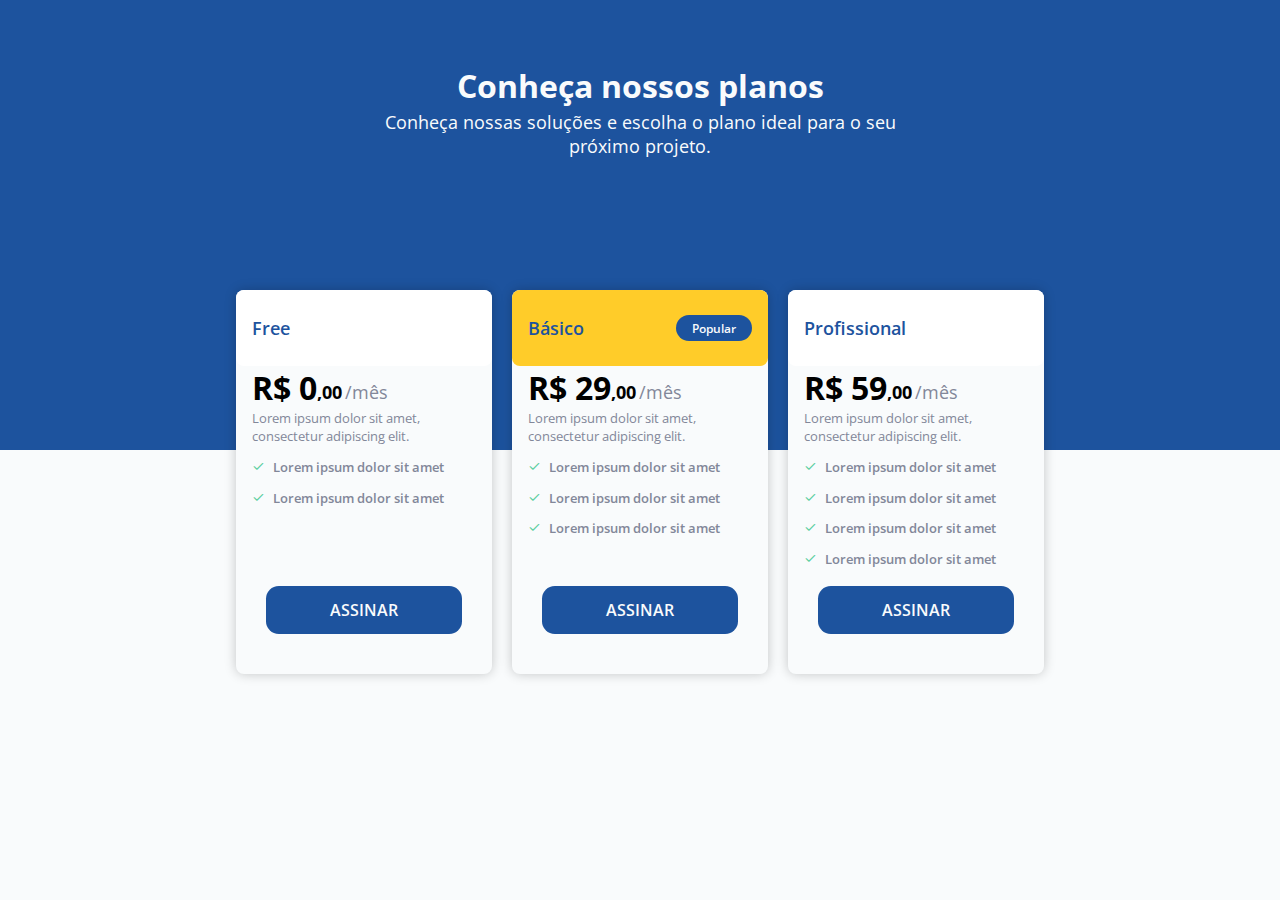
<file: index.html>
<!DOCTYPE html>
<html lang="en">
  <head>
    <meta charset="UTF-8" />
    <meta http-equiv="X-UA-Compatible" content="IE=edge" />
    <meta
      name="viewport"
      content="width=
  , initial-scale=1.0"
    />
    <title>Pricing Table</title>
    <link rel="stylesheet" href="/styles.css" />

    <link rel="preconnect" href="https://fonts.googleapis.com" />
    <link rel="preconnect" href="https://fonts.gstatic.com" crossorigin />

    <link rel="stylesheet" href="/assets/fonts/style.css" />

    <link
      href="https://fonts.googleapis.com/css2?family=Open+Sans:wght@400;600;700&display=swap"
      rel="stylesheet"
    />

    
  </head>

  
  <body>
    <header>
      <div class="text">
        <h1>Conheça nossos planos</h1>
        <p>
          Conheça nossas soluções e escolha o plano ideal para o seu próximo
          projeto.
        </p>
      </div>
    </header>

    <section class="planos">
      <div class="container">
        <div class="classPlano">
          <h2>Free</h2>
          <div class="popular active">
            <p>Popular</p>
          </div>
        </div>

        <div class="body card">
          <div class="valor">
            <p class="valor plano">R$ 0<span>,00</span></p>
            <p class="mes">/mês</p>
          </div>
          <p class="info">
            Lorem ipsum dolor sit amet, consectetur adipiscing elit.
          </p>
          <div class="descriptions">
            <ul class="description">
              <li><i class="icon-check"></i>Lorem ipsum dolor sit amet</li>
              <li><i class="icon-check"></i>Lorem ipsum dolor sit amet</li>
            </ul>
          </div>
        </div>

        <div class="button">
          <p>ASSINAR</p>
        </div>
      </div>

      <div class="container">
        <div class="classPlano destaque">
          <h2>Básico</h2>
          <div class="popular">
            <p>Popular</p>
          </div>
        </div>

        <div class="body card">
          <div class="valor">
            <p class="valor plano">R$ 29<span>,00</span></p>
            <p class="mes">/mês</p>
          </div>
          <p class="info">
            Lorem ipsum dolor sit amet, consectetur adipiscing elit.
          </p>
          <div class="descriptions">
            <ul class="description">
              <li><i class="icon-check"></i>Lorem ipsum dolor sit amet</li>
              <li><i class="icon-check"></i>Lorem ipsum dolor sit amet</li>
              <li><i class="icon-check"></i>Lorem ipsum dolor sit amet</li>
            </ul>
          </div>
        </div>

        <div class="button">
          <p>ASSINAR</p>
        </div>
      </div>

      <div class="container">
        <div class="classPlano">
          <h2>Profissional</h2>
          <div class="popular active">
            <p>Popular</p>
          </div>
        </div>

        <div class="body card">
          <div class="valor">
            <p class="valor plano">R$ 59<span>,00</span></p>
            <p class="mes">/mês</p>
          </div>
          <p class="info">
            Lorem ipsum dolor sit amet, consectetur adipiscing elit.
          </p>
          <div class="descriptions">
            <ul class="description">
              <li><i class="icon-check"></i>Lorem ipsum dolor sit amet</li>
              <li><i class="icon-check"></i>Lorem ipsum dolor sit amet</li>
              <li><i class="icon-check"></i>Lorem ipsum dolor sit amet</li>
              <li><i class="icon-check"></i>Lorem ipsum dolor sit amet</li>
            </ul>
          </div>
        </div>

        <div class="button">
          <p>ASSINAR</p>
        </div>
      </div>
    </section>
  </body>
</html>
</file>
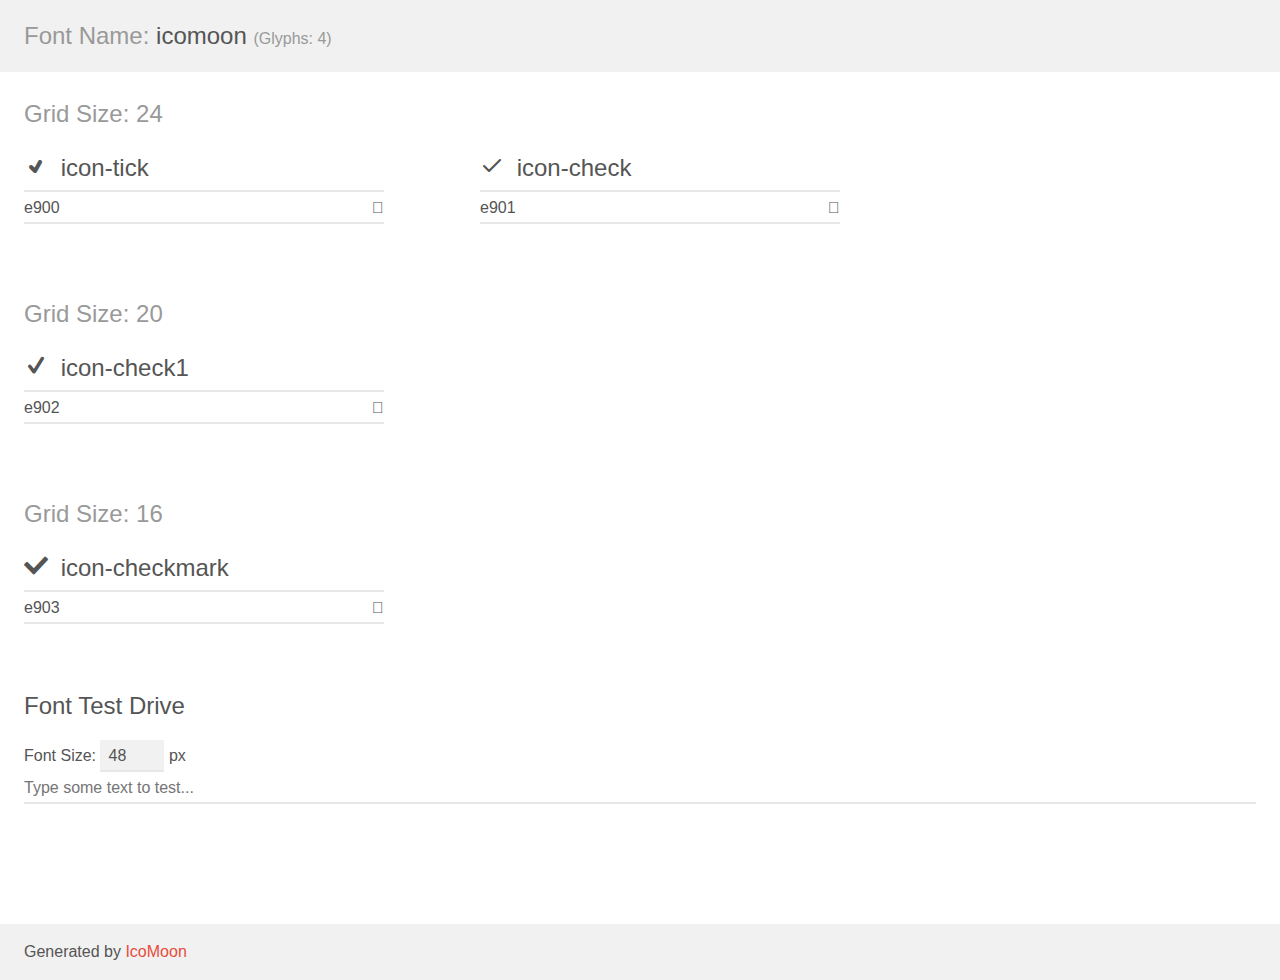
<file: assets/fonts/demo.html>
<!doctype html>
<html>
<head>
    <meta charset="utf-8">
    <title>IcoMoon Demo</title>
    <meta name="description" content="An Icon Font Generated By IcoMoon.io">
    <meta name="viewport" content="width=device-width, initial-scale=1">
    <link rel="stylesheet" href="demo-files/demo.css">
    <link rel="stylesheet" href="style.css"></head>
<body>
    <div class="bgc1 clearfix">
        <h1 class="mhmm mvm"><span class="fgc1">Font Name:</span> icomoon <small class="fgc1">(Glyphs:&nbsp;4)</small></h1>
    </div>
    <div class="clearfix mhl ptl">
        <h1 class="mvm mtn fgc1">Grid Size: 24</h1>
        <div class="glyph fs1">
            <div class="clearfix bshadow0 pbs">
                <span class="icon-tick"></span>
                <span class="mls"> icon-tick</span>
            </div>
            <fieldset class="fs0 size1of1 clearfix hidden-false">
                <input type="text" readonly value="e900" class="unit size1of2" />
                <input type="text" maxlength="1" readonly value="&#xe900;" class="unitRight size1of2 talign-right" />
            </fieldset>
            <div class="fs0 bshadow0 clearfix hidden-true">
                <span class="unit pvs fgc1">liga: </span>
                <input type="text" readonly value="" class="liga unitRight" />
            </div>
        </div>
        <div class="glyph fs1">
            <div class="clearfix bshadow0 pbs">
                <span class="icon-check"></span>
                <span class="mls"> icon-check</span>
            </div>
            <fieldset class="fs0 size1of1 clearfix hidden-false">
                <input type="text" readonly value="e901" class="unit size1of2" />
                <input type="text" maxlength="1" readonly value="&#xe901;" class="unitRight size1of2 talign-right" />
            </fieldset>
            <div class="fs0 bshadow0 clearfix hidden-true">
                <span class="unit pvs fgc1">liga: </span>
                <input type="text" readonly value="" class="liga unitRight" />
            </div>
        </div>
    </div>
    <div class="clearfix mhl ptl">
        <h1 class="mvm mtn fgc1">Grid Size: 20</h1>
        <div class="glyph fs2">
            <div class="clearfix bshadow0 pbs">
                <span class="icon-check1"></span>
                <span class="mls"> icon-check1</span>
            </div>
            <fieldset class="fs0 size1of1 clearfix hidden-false">
                <input type="text" readonly value="e902" class="unit size1of2" />
                <input type="text" maxlength="1" readonly value="&#xe902;" class="unitRight size1of2 talign-right" />
            </fieldset>
            <div class="fs0 bshadow0 clearfix hidden-true">
                <span class="unit pvs fgc1">liga: </span>
                <input type="text" readonly value="" class="liga unitRight" />
            </div>
        </div>
    </div>
    <div class="clearfix mhl ptl">
        <h1 class="mvm mtn fgc1">Grid Size: 16</h1>
        <div class="glyph fs3">
            <div class="clearfix bshadow0 pbs">
                <span class="icon-checkmark"></span>
                <span class="mls"> icon-checkmark</span>
            </div>
            <fieldset class="fs0 size1of1 clearfix hidden-false">
                <input type="text" readonly value="e903" class="unit size1of2" />
                <input type="text" maxlength="1" readonly value="&#xe903;" class="unitRight size1of2 talign-right" />
            </fieldset>
            <div class="fs0 bshadow0 clearfix hidden-true">
                <span class="unit pvs fgc1">liga: </span>
                <input type="text" readonly value="" class="liga unitRight" />
            </div>
        </div>
    </div>

    <!--[if gt IE 8]><!-->
    <div class="mhl clearfix mbl">
        <h1>Font Test Drive</h1>
        <label>
            Font Size: <input id="fontSize" type="number" class="textbox0 mbm"
            min="8" value="48" />
            px
        </label>
        <input id="testText" type="text" class="phl size1of1 mvl"
        placeholder="Type some text to test..." value=""/>
        <div id="testDrive" class="icon-" style="font-family: icomoon">&nbsp;
        </div>
    </div>
    <!--<![endif]-->
    <div class="bgc1 clearfix">
        <p class="mhl">Generated by <a href="https://icomoon.io/app">IcoMoon</a></p>
    </div>

    <script src="demo-files/demo.js"></script>
</body>
</html>
</file>
<file: styles.css>
* {
  margin: 0;
  padding: 0;
  border: none;
  text-decoration: none;
}

li {
  list-style-type: none;
}

:root {
  --yellow: #ffcc29;
  --blue: #1d539e;
  --gray: #828799;
  --page-background: #f9fbfc;

  --font: 'Open Sans', sans-serif;
}

body {
  margin: 0 auto;
  height: 100vh;
  background-color: var(--page-background);
}

header {
  height: 50%;
  position: relative;
  background-color: var(--blue);
  width: 100%;
  z-index: 0;
}

header h1 {
  color: var(--page-background);
  font-family: var(--font);
  font-weight: 700;
  font-size: 2rem;
  margin: 4rem auto 0.2rem auto;
}

.text {
  /* height: 50%; */
  align-items: center;
  display: flex;
  flex-direction: column;
}

header p {
  color: var(--page-background);
  font-family: var(--font);
  font-weight: 400;
  font-size: 1.12rem;
  width: 32rem;
  margin: 0 auto;
  text-align: center;
}

/* .planos {
  height: 50%;
  z-index: 99;
} */

/* ---------------------------------------------------------------------------------------------- */

.planos {
  display: flex;
  margin-top: -7rem;
  gap: 1.25rem;
  justify-content: center;
}

.container {
  /* padding: 3.625rem 2rem; */
  box-shadow: 0px 0px 12px rgba(0, 0, 0, 0.215); /*colocar uma borda no card*/
  border-bottom: 1rem solid var(--base-color);
  border-radius: 0.5rem; /*borda redonda*/
  z-index: 99;
  background-color: var(--page-background);
  width: 16rem;
  height: 24rem;
  display: flex;
  flex-direction: column;

  transition: 0.5s;
}

.container:hover {
  transform: scale(1.05);
}

.body.card {
  padding: 0 1rem;
}

/* Header dos card --------------------------------------------------------------------------------------- */
.classPlano.destaque {
  background-color: #ffcc29;
  display: flex;
  align-items: center;
  justify-content: space-between;
  margin: 0;
  height: 4.75rem;
  border-radius: 0.5rem; /*borda redonda*/
}

.classPlano {
  background-color: #ffffff;
  display: flex;
  align-items: center;
  justify-content: space-between;
  margin: 0;
  height: 4.75rem;
  border-radius: 0.5rem; /*borda redonda*/
}

.classPlano.destaque h2,
.classPlano h2 {
  margin-left: 1rem;
  font-family: var(--font);
  font-weight: 600;
  font-size: 1.1rem;
  color: rgba(29, 83, 158, 1);
}

.popular.active {
  opacity: 0;
}



.popular {
  background-color: var(--blue);
  font-size: 0.75rem;
  margin-right: 1rem;
  font-family: var(--font);
  border-radius: 0.9rem; /*borda redonda*/
  padding: 0.3rem 1rem 0.3rem 1rem;
  color: var(--page-background);
  font-weight: 600;
}

/*  VALOR--------------------------------------------------------------------------------------- */

.valor {
  display: flex;
  align-items: flex-end;
}

.valor span {
  font-size: 1.15rem;
  align-items: center;
  margin-bottom: 0.3rem;
}

.valor .mes {
  color: rgba(130, 135, 153, 1);
  font-size: 1.12rem;
  margin-bottom: 0.3rem;
  margin-left: 0.2rem;

  font-weight: 400;
  font-family: var(--font);
}

.valor.plano {
  display: flex;
  font-size: 2rem;
  font-weight: 700;
  font-family: var(--font);
  align-items: flex-end;
}

/*  Info--------------------------------------------------------------------------------------- */

.info {
  font-weight: 400;
  font-family: var(--font);
  font-size: 0.8rem;
  color: rgba(130, 135, 153, 1);
  /* margin-bottom: 1rem; */
  margin-bottom: 0.8rem;
}

/*  Descriptios--------------------------------------------------------------------------------------- */

li {
  margin-bottom: 0.8rem;
}

.description {
  font-weight: 600;
  font-family: var(--font);
  font-size: 0.8rem;
  color: rgba(130, 135, 153, 1);
}

.icon-check {
  color: #59ce9f;
  margin-right: 0.5rem;
}

/*  BOTTON--------------------------------------------------------------------------------------- */

.container .button {
  background-color: var(--blue);
  position: relative;
  border-radius: 0.8rem; /*borda redonda*/
  display: block;
  margin-top: auto;
  margin-bottom: 2.5rem;
  margin-left: 1.87rem;
  margin-right: 1.87rem;
  transition: 0.3s;
}

.button:hover {
  background-color: #3169b8;
}

.button p {
  display: block;
  font-weight: 600;
  font-family: var(--font);
  color: var(--page-background);
  text-align: center;

  padding: 0.8rem;
}

@media (max-width: 700px) {
  body,
  html {
    width: 100vw;
    overflow: hidden;
  }

  header h1 {
    font-size: 1.6rem;
    margin: 5rem auto 0.2rem auto;
  }

  header p {
    font-size: 0.8rem;
    width: 18rem;
  }
  .planos {
    display: grid;
    grid-template-columns: 1fr 1fr 1fr;
    overflow: auto;
    justify-content: flex-start;
    padding: 1rem 0;
  }

  .container:nth-child(1) {
    margin-left: 1.5rem;
  }
}

@media (min-height: 680px) {
  .planos {
    margin-top: -10rem;
  }
}
</file>
<file: assets/fonts/style.css>
@font-face {
  font-family: 'icomoon';
  src:  url('fonts/icomoon.eot?1lpc5e');
  src:  url('fonts/icomoon.eot?1lpc5e#iefix') format('embedded-opentype'),
    url('fonts/icomoon.ttf?1lpc5e') format('truetype'),
    url('fonts/icomoon.woff?1lpc5e') format('woff'),
    url('fonts/icomoon.svg?1lpc5e#icomoon') format('svg');
  font-weight: normal;
  font-style: normal;
  font-display: block;
}

[class^="icon-"], [class*=" icon-"] {
  /* use !important to prevent issues with browser extensions that change fonts */
  font-family: 'icomoon' !important;
  speak: never;
  font-style: normal;
  font-weight: normal;
  font-variant: normal;
  text-transform: none;
  line-height: 1;

  /* Better Font Rendering =========== */
  -webkit-font-smoothing: antialiased;
  -moz-osx-font-smoothing: grayscale;
}

.icon-tick:before {
  content: "\e900";
}
.icon-check:before {
  content: "\e901";
}
.icon-check1:before {
  content: "\e902";
}
.icon-checkmark:before {
  content: "\e903";
}
</file>
<file: assets/fonts/demo-files/demo.css>
body {
  padding: 0;
  margin: 0;
  font-family: sans-serif;
  font-size: 1em;
  line-height: 1.5;
  color: #555;
  background: #fff;
}
h1 {
  font-size: 1.5em;
  font-weight: normal;
}
small {
  font-size: .66666667em;
}
a {
  color: #e74c3c;
  text-decoration: none;
}
a:hover, a:focus {
  box-shadow: 0 1px #e74c3c;
}
.bshadow0, input {
  box-shadow: inset 0 -2px #e7e7e7;
}
input:hover {
  box-shadow: inset 0 -2px #ccc;
}
input, fieldset {
  font-family: sans-serif;
  font-size: 1em;
  margin: 0;
  padding: 0;
  border: 0;
}
input {
  color: inherit;
  line-height: 1.5;
  height: 1.5em;
  padding: .25em 0;
}
input:focus {
  outline: none;
  box-shadow: inset 0 -2px #449fdb;
}
.glyph {
  font-size: 16px;
  width: 15em;
  padding-bottom: 1em;
  margin-right: 4em;
  margin-bottom: 1em;
  float: left;
  overflow: hidden;
}
.liga {
  width: 80%;
  width: calc(100% - 2.5em);
}
.talign-right {
  text-align: right;
}
.talign-center {
  text-align: center;
}
.bgc1 {
  background: #f1f1f1;
}
.fgc1 {
  color: #999;
}
.fgc0 {
  color: #000;
}
p {
  margin-top: 1em;
  margin-bottom: 1em;
}
.mvm {
  margin-top: .75em;
  margin-bottom: .75em;
}
.mtn {
  margin-top: 0;
}
.mtl, .mal {
  margin-top: 1.5em;
}
.mbl, .mal {
  margin-bottom: 1.5em;
}
.mal, .mhl {
  margin-left: 1.5em;
  margin-right: 1.5em;
}
.mhmm {
  margin-left: 1em;
  margin-right: 1em;
}
.mls {
  margin-left: .25em;
}
.ptl {
  padding-top: 1.5em;
}
.pbs, .pvs {
  padding-bottom: .25em;
}
.pvs, .pts {
  padding-top: .25em;
}
.unit {
  float: left;
}
.unitRight {
  float: right;
}
.size1of2 {
  width: 50%;
}
.size1of1 {
  width: 100%;
}
.clearfix:before, .clearfix:after {
  content: " ";
  display: table;
}
.clearfix:after {
  clear: both;
}
.hidden-true {
  display: none;
}
.textbox0 {
  width: 3em;
  background: #f1f1f1;
  padding: .25em .5em;
  line-height: 1.5;
  height: 1.5em;
}
#testDrive {
  display: block;
  padding-top: 24px;
  line-height: 1.5;
}
.fs0 {
  font-size: 16px;
}
.fs1 {
  font-size: 24px;
}
.fs2 {
  font-size: 24px;
}
.fs3 {
  font-size: 24px;
}
</file>
